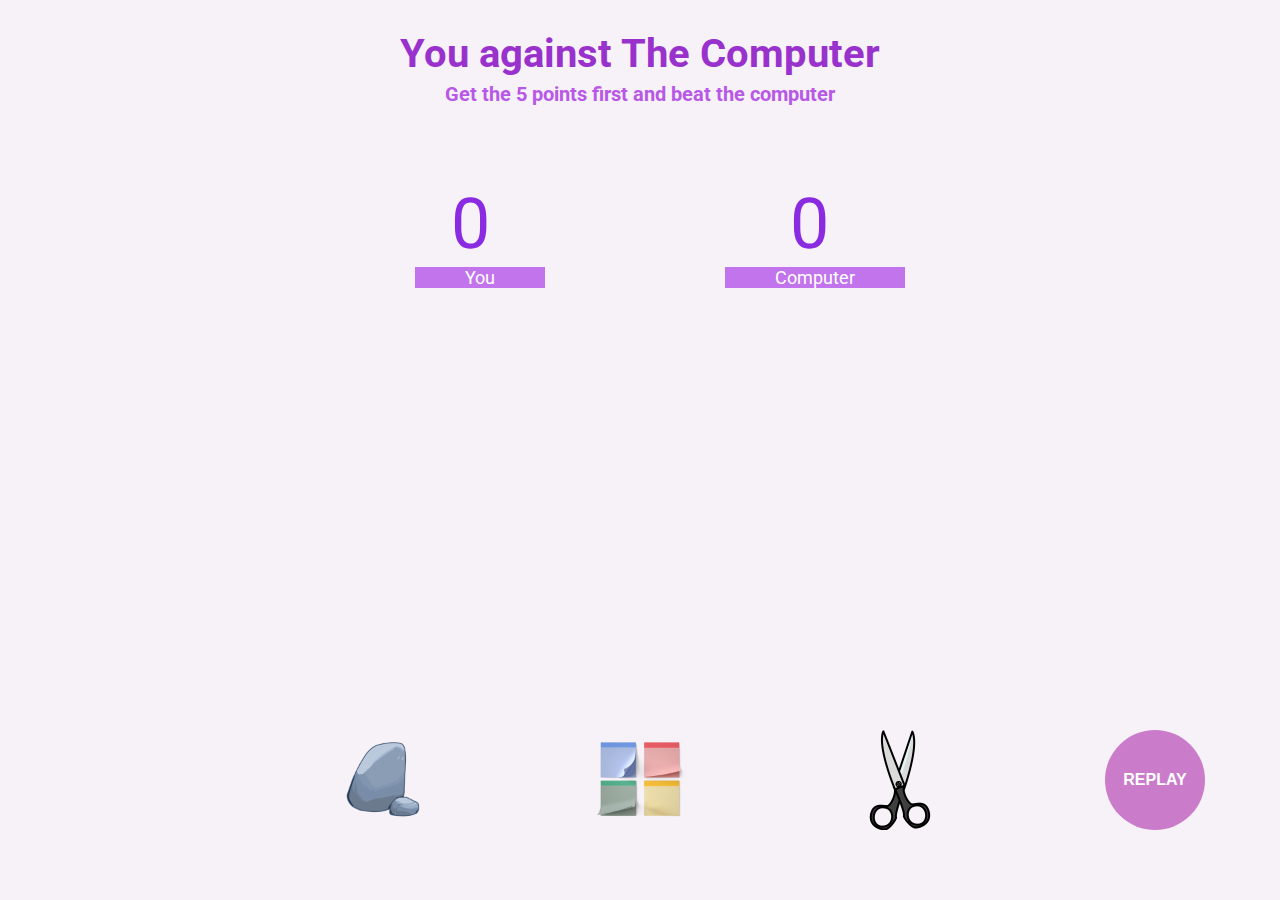
<file: session4/index.html>
<!DOCTYPE html>
<html lang="en">
	<head>
		<meta charset="UTF-8">
		<link rel="preconnect" href="https://fonts.gstatic.com">
		<link href="https://fonts.googleapis.com/css2?family=Roboto:wght@400;700&display=swap" rel="stylesheet">
		<link rel="stylesheet" href="style.css">
		<title>Rock Paper Scissors</title>
	</head>

	<body>

        <div class="page">
			<h1 class="title">You against The Computer</h1>
			<h4 class="title">Get the 5 points first and beat the computer</h4>
            
			<div class="score">

				<ul class = 'scoreNumber'>
					<li id = 'playerNumber'>0</li>
					<li id = 'computerNumber'>0</li>
				</ul>

				<ul class = 'scoreTable'>
					<li id = 'scorePlayer'>You</li>
					<li id = 'scoreComputer'>Computer</li>
				</ul>
				
				<p id = 'outcome' ></p>

			</div>

			<div class="images">

                
				<input type="image" id = 'Rock' src="img/rock.png" onclick="play(this.id)">
				<input type="image" id = 'Paper' src="img/paper.png" onclick="play(this.id)" >
				<input type="image" id = 'Scissors' src="img/scissors.png" onclick="play(this.id)" >
			
                            
            </div>

			<input type="button" value = 'Replay' id = 'reset' onclick="window.location.reload()">

		</div>
		<script src="script.js"></script>
	</body>
</html>
</file>
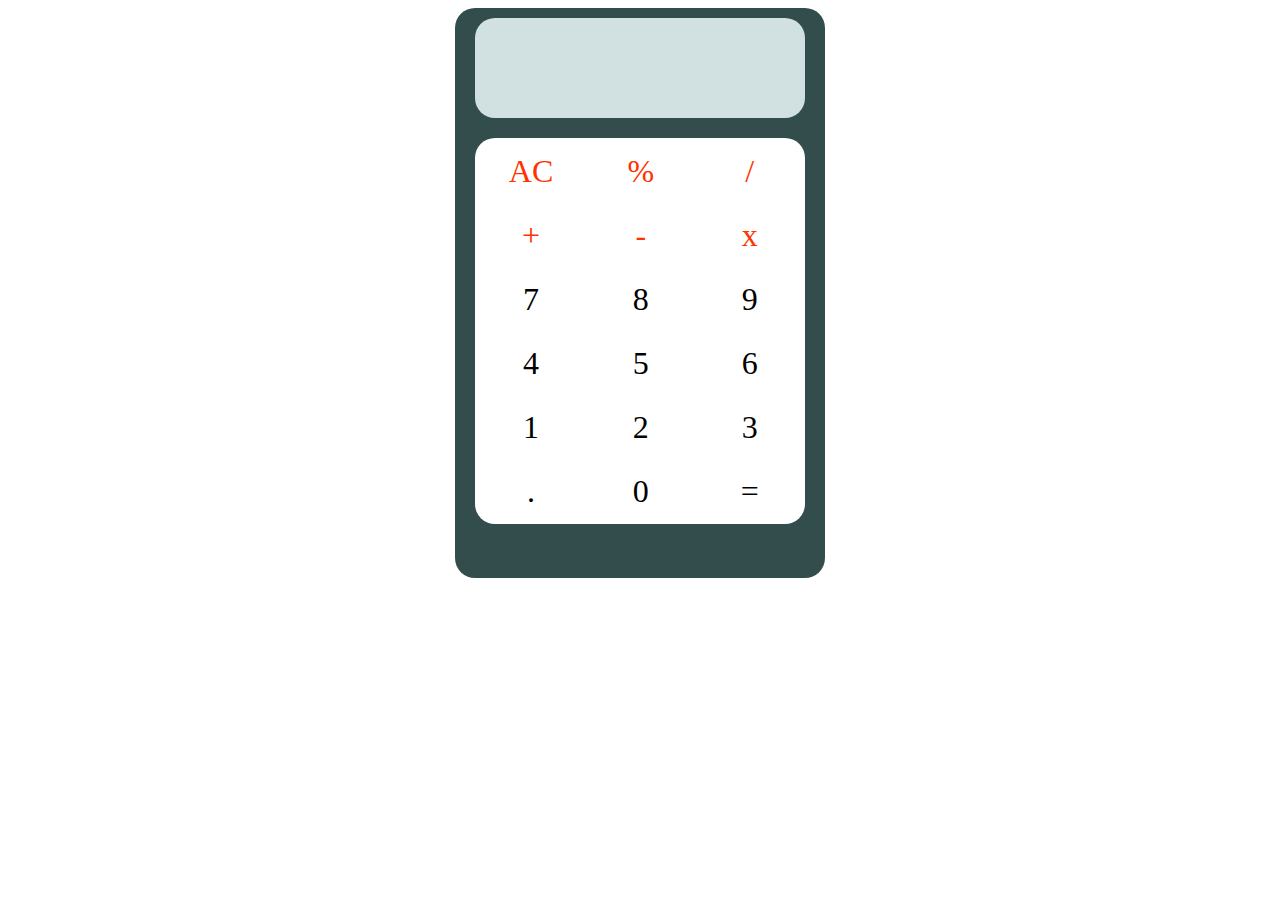
<file: session4/calc.html>
<!DOCTYPE html>
<html lang="en">
<head>
    <meta charset="UTF-8">
    <title>Calculator</title>
    <link rel="stylesheet" href="calc.css">
    <script src="calc.js"></script>
</head>
<body>
    <div>
        <header id="screen"></header>
        <table>
        
                <tbody>
                <tr class="orange">
                    <td onclick="clearScr()">AC</td>
                        <td onclick="sendNum('*0.01')">%</td>
                        <td onclick="sendNum('/')">/</td>
                </tr>
                <tr class="orange">
                    <td onclick="sendNum('+')">+</td>
                    <td onclick="sendNum('-')">-</td>
                    <td onclick="sendNum('*')">x</td>
                </tr>
                <tr>
                        <td onclick="sendNum('7')">7</td>
                        <td onclick="sendNum('8')">8</td>
                        <td onclick="sendNum('9')">9</td>
                </tr>
                <tr>
                    <td onclick="sendNum('4')">4</td>
                    <td onclick="sendNum('5')">5</td>
                    <td onclick="sendNum('6')">6</td>
                </tr>
                <tr>
                        <td onclick="sendNum('1')">1</td>
                    <td onclick="sendNum('2')">2</td>
                    <td onclick="sendNum('3')">3</td>
                </tr>
                <tr>
                        <td onclick="sendNum('.')">.</td>
                    <td onclick="sendNum('0')">0</td>
                    <td onclick="equalTo()">=</td>
                </tr>   
            </tbody>
        </table>
    </div>
</body>
</html>
</file>
<file: session4/style.css>
html,
body {
    background: rgb(247, 242, 247);
    font-family: 'Roboto', sans-serif;
}

.page {
    display: flex;
    width: 100%;
    height: 100%;
    flex-direction: column;
    align-items: center;
    margin-top: 30px;
}

h1 {
    font-size: 40px;
    margin: 0;
    color: darkorchid;
}

h4 {
    font-size: 20px;
    margin: 5px;
    color: rgb(183, 88, 231);
}

.score {
    display: flex;
    width: 100%;
    flex-direction: column;
    align-items: center;
    color: blueviolet;
}




input {
    width: 100px;
    height: 100px;
    margin-inline: 80px;
}

.button:hover {
    position: relative;
    

}


.scoreNumber {

    display: flex;
    flex-direction: row;
    list-style-type: none;
    padding: 2px;
    margin-top: 70px;
    margin-bottom: 0px;

}


.scoreNumber li {

    margin-inline: 150px;
    font-size: 70px;
    
}

.scoreTable {

    display: flex;
    flex-direction: row;
    list-style-type: none;
    margin-top: 0px;

}


.scoreTable li {

    margin-inline: 90px;
    font-size: large;
    color: white;
    background-color:rgb(194, 116, 236);
    padding-left: 50px;
    padding-right: 50px;

}


#outcome {
    position: flex;
    font-size: x-large;
    padding: 5px;
    margin-top: 30px;
    margin-bottom: 0px;
}

.images {
    display: flex;
    position: fixed;
    bottom: 20px;
    width: 100%;
    height: 200px;
    margin-top: 20px;
    align-items: center;
    justify-content: center;
    text-align: center;
}



input[type=button] {

    position: absolute;
    bottom: 70px;
    right: 75px;
    margin: 0px;
    padding: 2px;
    border-radius: 50%;
    border: 0;
    width: 100px;
    height: 100px;

    text-decoration: none;
    color: white;
    background: rgb(202, 124, 202);
    font-size: medium;
    font-weight: bold;
    text-transform: uppercase;
    transition: all 0.2s ease-in-out;
    
}

input[type=button]:hover {
    color: rgba(255, 255, 255, 1);
    box-shadow: 0 5px 15px rgba(145, 92, 182, .4);
    cursor: pointer;
}
</file>
<file: session4/calc.css>
div{
    background-color: #334d4d;
    margin: 50px;
    width: 350px;
    height: 550px;
    margin: 0 auto;       
    border-radius: 20px;
    padding: 10px;
}

header{
    background-color: #d1e0e0;
    width: 330px;
    height: 100px;
    border-radius: 20px;
    margin: 0 auto; 
    font-size: xx-large;
    color: #000000;
    text-align: center;

}

table{
    background-color: #FFFFFF;
    margin: 0 auto;
    margin-top: 20px;
    margin-right: 10px;
    margin-left: 10px;
    border-radius: 20px;
}

td{
    width: 110px;
    height: 60px;
    text-align: center;
    font-size: xx-large;

}

.orange{
    color: #ff3300;
}

td:active{
    background-color: #e0e0d1;
    border-radius: 20px;
}
</file>
